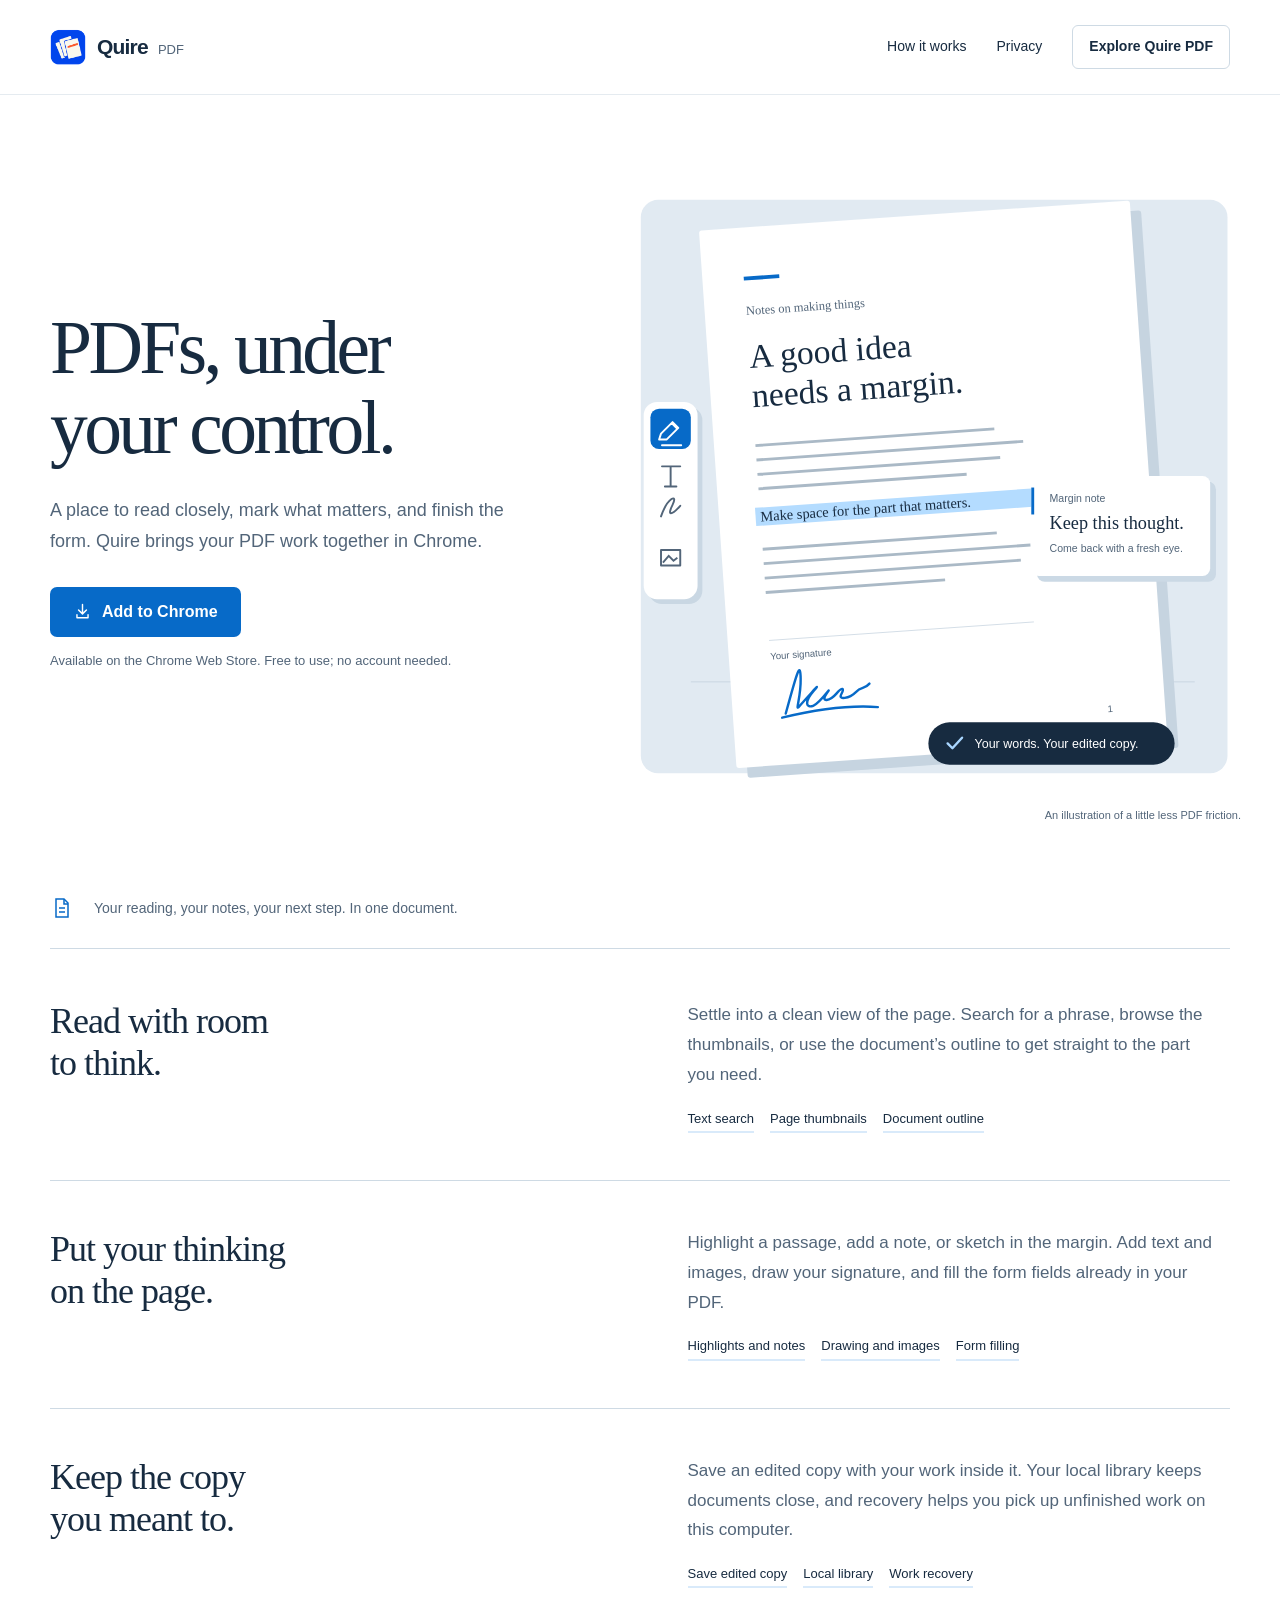
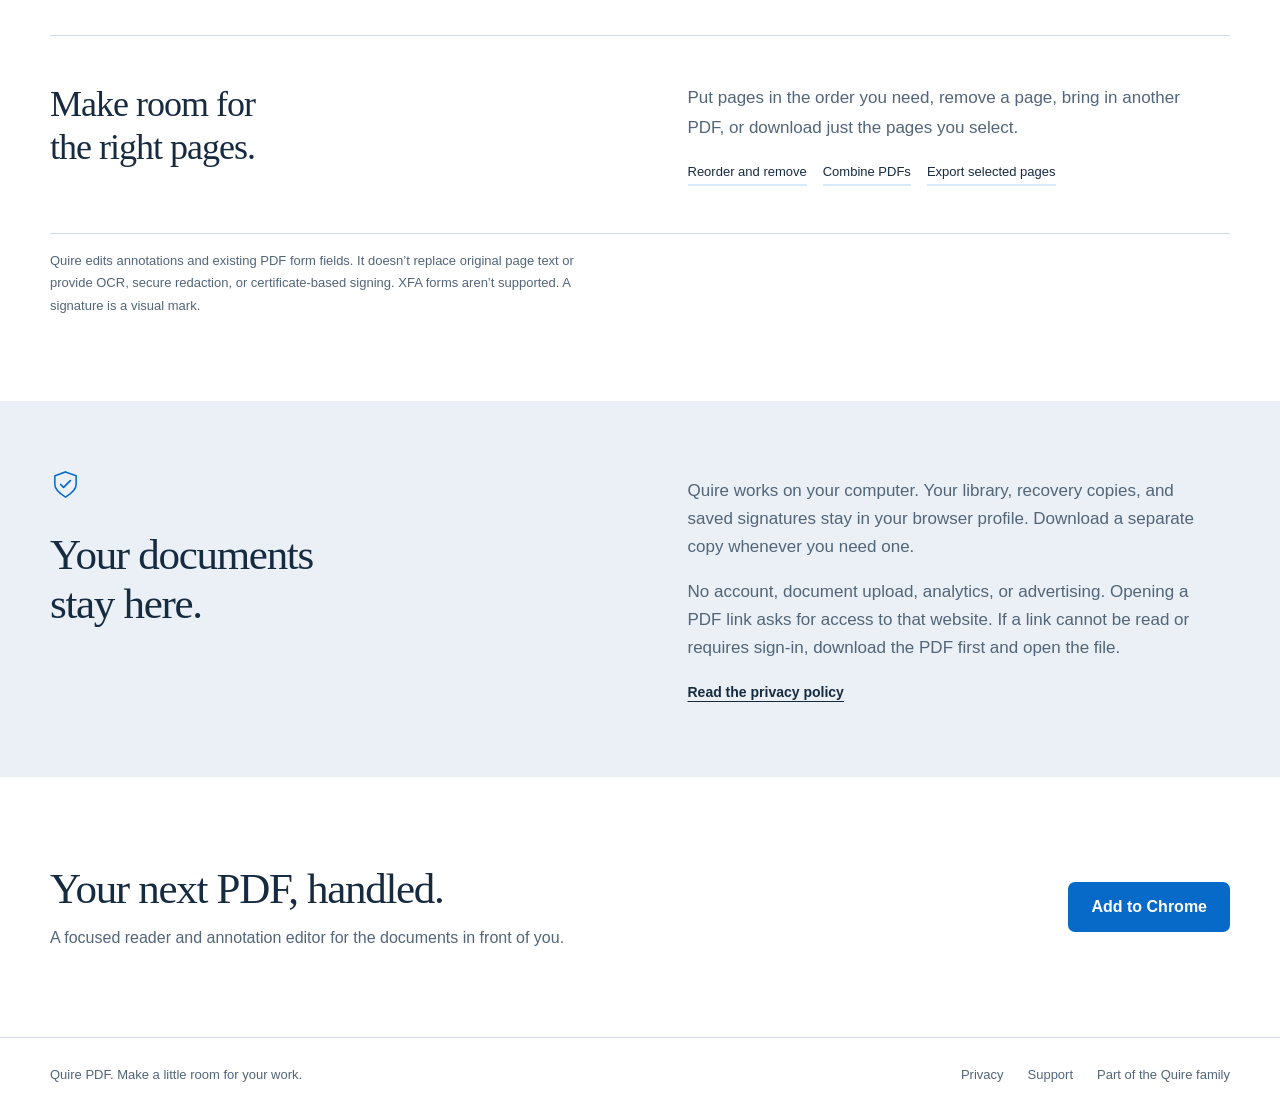
<file: index.html>
<!doctype html>
<html lang="en">
<head>
  <meta charset="utf-8">
  <meta name="viewport" content="width=device-width,initial-scale=1">
  <meta name="theme-color" content="#076ac8">
  <title>Quire PDF — Reader &amp; Editor</title>
  <meta name="description" content="A focused PDF reader, annotation and form editor for Chrome. Mark up documents, fill forms, remove or combine pages, and save a copy locally.">
  <meta property="og:type" content="website">
  <meta property="og:title" content="Quire PDF — PDFs, under your control">
  <meta property="og:description" content="Read, mark up, fill in and save. A focused PDF workspace that keeps your documents on your computer.">
  <meta property="og:image" content="https://dzoba.github.io/quire-pdf/img/social.png?v=20261012">
  <meta property="og:url" content="https://dzoba.github.io/quire-pdf/">
  <meta property="og:image:width" content="1200">
  <meta property="og:image:height" content="630">
  <meta name="twitter:card" content="summary_large_image">
  <link rel="icon" href="img/icon32.png?v=20261012" type="image/png">
  <link rel="stylesheet" href="style.css">
  <link rel="canonical" href="https://dzoba.github.io/quire-pdf/">
</head>
<body>
  <a class="skip" href="#main">Skip to content</a>
  <header class="header">
    <div class="wrap header-inner">
      <a class="brand" href="index.html" aria-label="Quire PDF home"><img src="img/icon128.png?v=20261012" alt="" width="36" height="36"><span>Quire <span>PDF</span></span></a>
      <nav class="nav" aria-label="Main navigation"><a href="#features">How it works</a><a href="privacy.html">Privacy</a><a class="small-action" href="#features">Explore Quire PDF</a></nav>
    </div>
  </header>
  <main id="main">
    <section class="wrap hero" aria-labelledby="hero-title">
      <div class="hero-copy">
        <h1 id="hero-title">PDFs, under<br>your control.</h1>
        <p class="lead">A place to read closely, mark what matters, and finish the form. Quire brings your PDF work together in Chrome.</p>
        <a class="action" href="https://chromewebstore.google.com/detail/iofhhdjmlnhmdmnoipmbkloakhakimbk"><svg viewBox="0 0 24 24" fill="none" aria-hidden="true"><path d="M12 3v12m-5-5 5 5 5-5M5 16v4h14v-4" stroke="currentColor" stroke-width="1.8" stroke-linecap="round" stroke-linejoin="round"/></svg>Add to Chrome</a>
        <span class="action-note">Available on the Chrome Web Store. Free to use; no account needed.</span>
      </div>
      <figure class="hero-art"><img src="img/document.svg" alt="Illustrated document with highlighted text, a margin note and a drawn signature" width="680" height="660"><figcaption>An illustration of a little less PDF friction.</figcaption></figure>
    </section>
    <div class="wrap intro-rule"><svg viewBox="0 0 24 24" fill="none" aria-hidden="true"><path d="M6 3h8l4 4v14H6V3Z" stroke="currentColor" stroke-width="1.5"/><path d="M14 3v5h4M9 12h6m-6 4h6" stroke="currentColor" stroke-width="1.5"/></svg><p>Your reading, your notes, your next step. In one document.</p></div>
    <section class="wrap workflow" id="features" aria-label="Working with PDFs in Quire">
      <div class="feature">
        <h2>Read with room<br>to think.</h2>
        <div><p>Settle into a clean view of the page. Search for a phrase, browse the thumbnails, or use the document’s outline to get straight to the part you need.</p><div class="feature-detail"><span>Text search</span><span>Page thumbnails</span><span>Document outline</span></div></div>
      </div>
      <div class="feature">
        <h2>Put your thinking<br>on the page.</h2>
        <div><p>Highlight a passage, add a note, or sketch in the margin. Add text and images, draw your signature, and fill the form fields already in your PDF.</p><div class="feature-detail"><span>Highlights and notes</span><span>Drawing and images</span><span>Form filling</span></div></div>
      </div>
      <div class="feature">
        <h2>Keep the copy<br>you meant to.</h2>
        <div><p>Save an edited copy with your work inside it. Your local library keeps documents close, and recovery helps you pick up unfinished work on this computer.</p><div class="feature-detail"><span>Save edited copy</span><span>Local library</span><span>Work recovery</span></div></div>
      </div>
      <div class="feature">
        <h2>Make room for<br>the right pages.</h2>
        <div><p>Put pages in the order you need, remove a page, bring in another PDF, or download just the pages you select.</p><div class="feature-detail"><span>Reorder and remove</span><span>Combine PDFs</span><span>Export selected pages</span></div></div>
      </div>
      <p class="scope-note">Quire edits annotations and existing PDF form fields. It doesn’t replace original page text or provide OCR, secure redaction, or certificate-based signing. XFA forms aren’t supported. A signature is a visual mark.</p>
    </section>
    <section class="privacy-band" aria-labelledby="privacy-title">
      <div class="wrap privacy-content">
        <div class="privacy-heading"><svg viewBox="0 0 32 32" fill="none" aria-hidden="true"><path d="M16 3 27 7v9c0 6-6 10-11 13C11 26 5 22 5 16V7L16 3Z" stroke="currentColor" stroke-width="1.6"/><path d="m11 16 3 3 7-7" stroke="currentColor" stroke-width="1.8" stroke-linecap="round" stroke-linejoin="round"/></svg><h2>Your documents<br>stay here.</h2></div>
        <div class="privacy-copy"><p>Quire works on your computer. Your library, recovery copies, and saved signatures stay in your browser profile. Download a separate copy whenever you need one.</p><p>No account, document upload, analytics, or advertising. Opening a PDF link asks for access to that website. If a link cannot be read or requires sign-in, download the PDF first and open the file.</p><a href="privacy.html">Read the privacy policy</a></div>
      </div>
    </section>
    <section class="wrap closing" id="install" aria-labelledby="install-title">
      <div><h2 id="install-title">Your next PDF, handled.</h2><p>A focused reader and annotation editor for the documents in front of you.</p></div>
      <a class="action" href="https://chromewebstore.google.com/detail/iofhhdjmlnhmdmnoipmbkloakhakimbk">Add to Chrome</a>
    </section>
  </main>
  <footer class="footer"><div class="wrap footer-inner"><p>Quire PDF. Make a little room for your work.</p><nav aria-label="Footer"><a href="privacy.html">Privacy</a><a href="https://github.com/dzoba/quire-pdf/issues">Support</a><a href="https://quireapps.com/">Part of the Quire family</a></nav></div></footer>
</body>
</html>
</file>
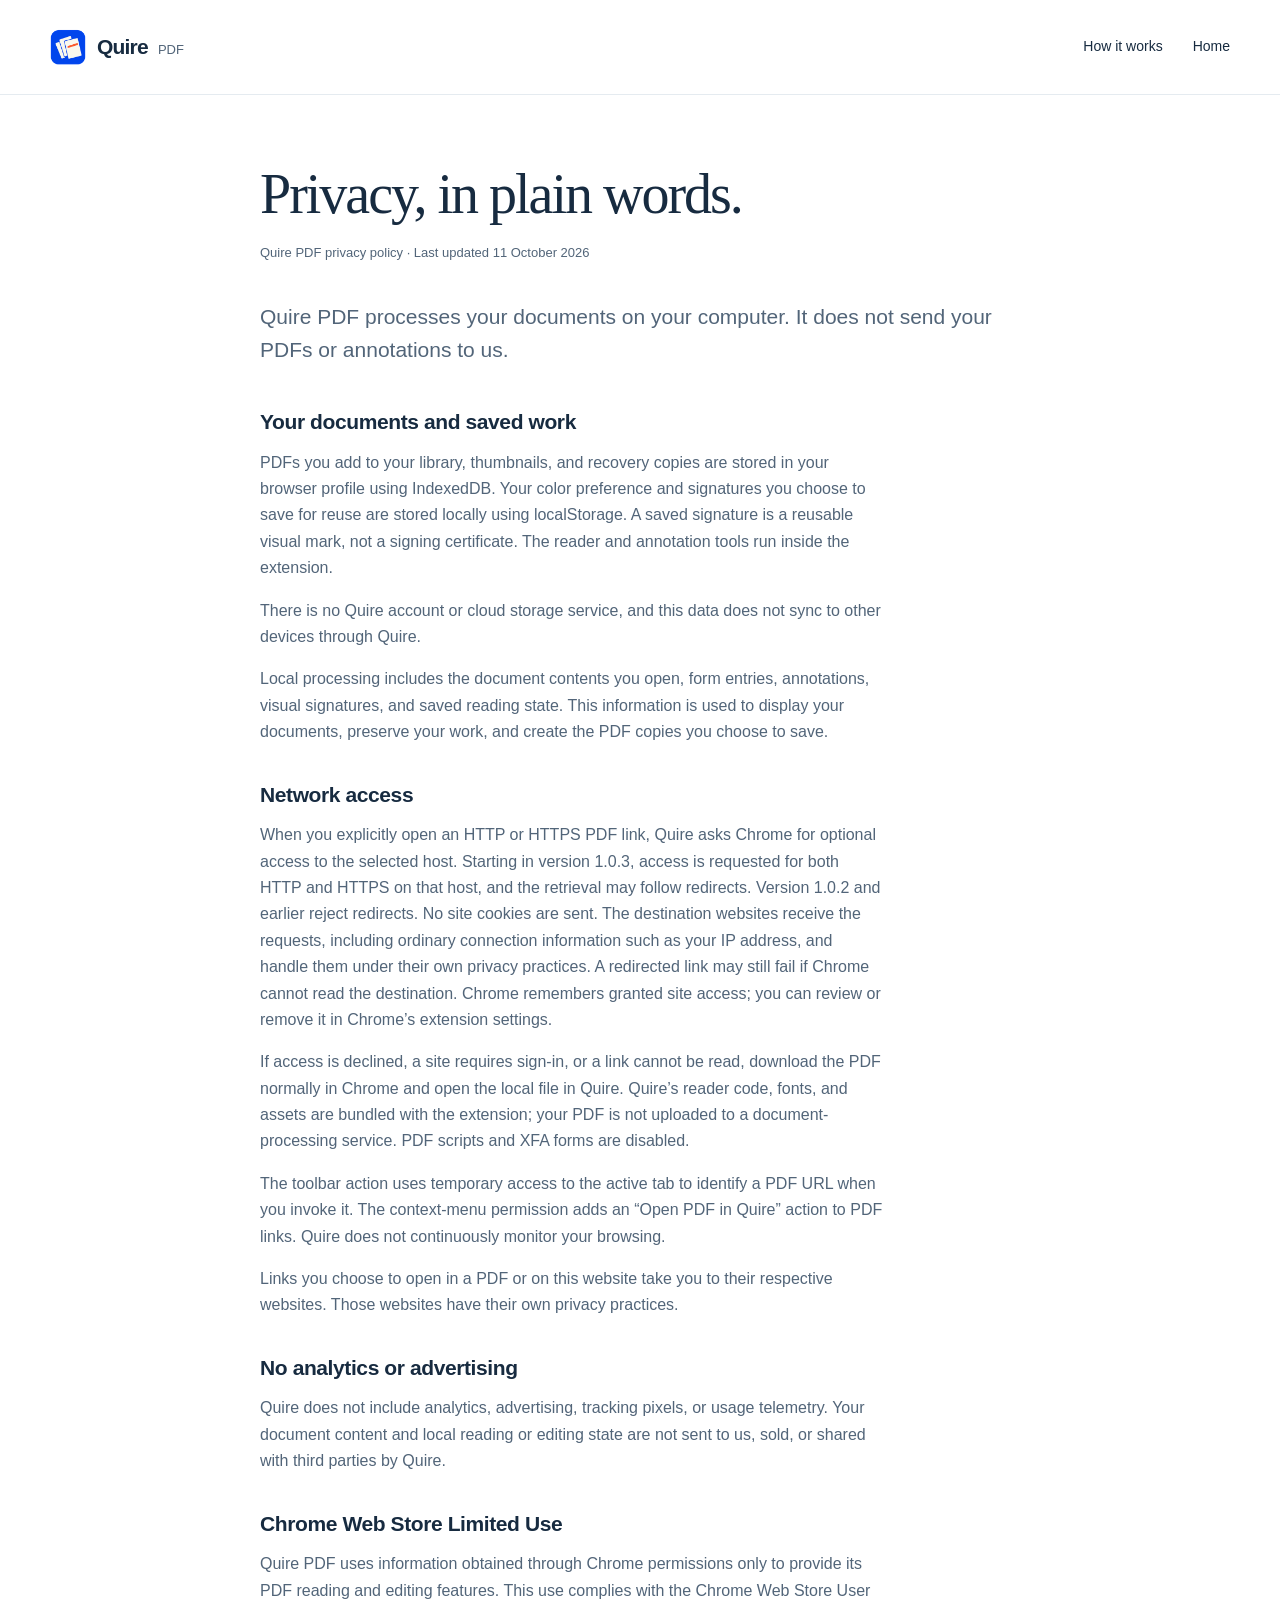
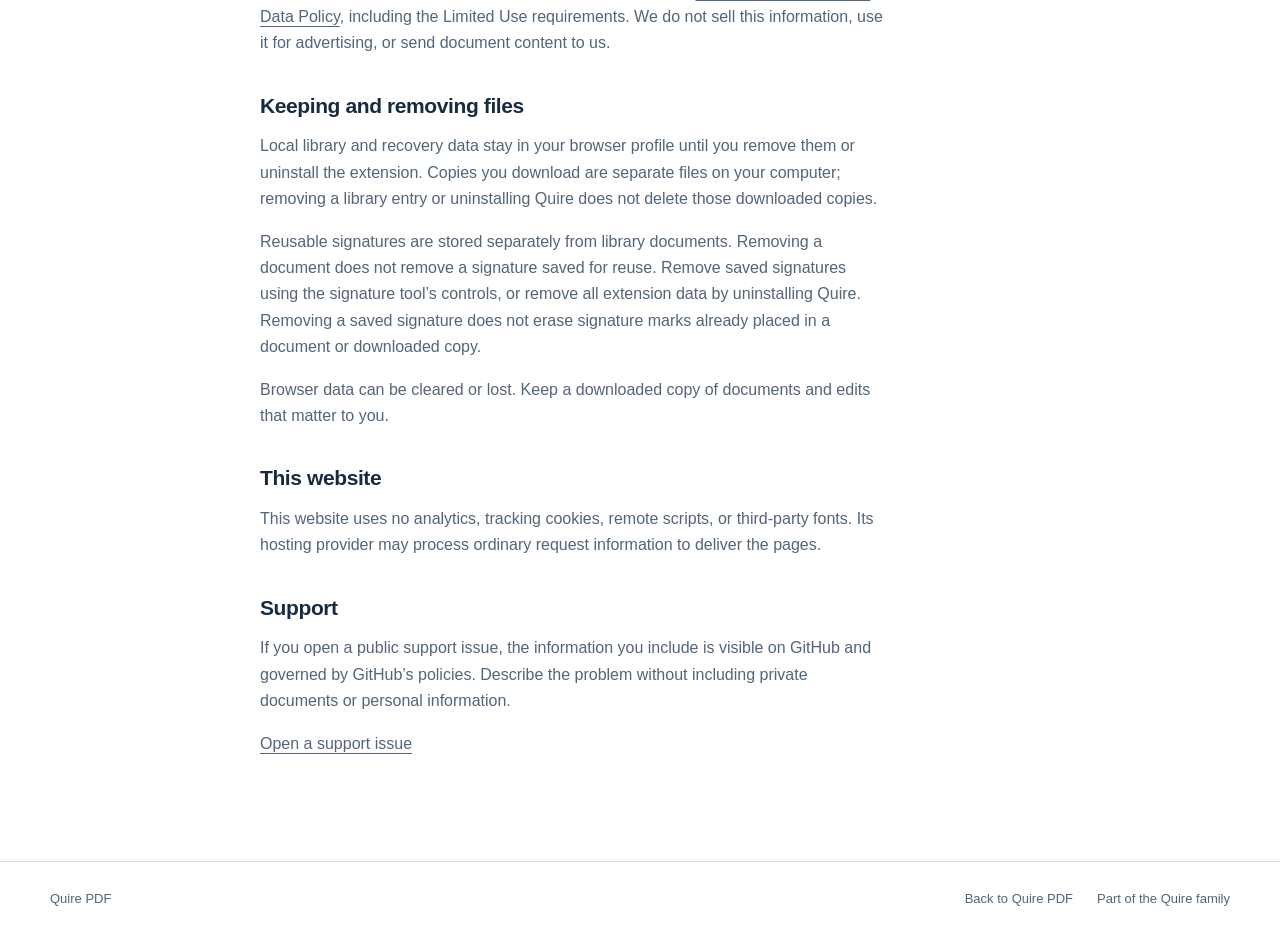
<file: privacy.html>
<!doctype html>
<html lang="en">
<head>
  <meta charset="utf-8">
  <meta name="viewport" content="width=device-width,initial-scale=1">
  <meta name="theme-color" content="#076ac8">
  <title>Privacy policy — Quire PDF</title>
  <meta name="description" content="How Quire PDF handles documents, local storage and network access.">
  <link rel="icon" href="img/icon32.png?v=20261012" type="image/png">
  <link rel="stylesheet" href="style.css">
</head>
<body>
  <a class="skip" href="#main">Skip to content</a>
  <header class="header"><div class="wrap header-inner"><a class="brand" href="index.html" aria-label="Quire PDF home"><img src="img/icon128.png?v=20261012" alt="" width="36" height="36"><span>Quire <span>PDF</span></span></a><nav class="nav" aria-label="Main navigation"><a href="index.html#features">How it works</a><a href="index.html">Home</a></nav></div></header>
  <main id="main" class="wrap legal">
    <h1>Privacy, in plain words.</h1>
    <p class="updated">Quire PDF privacy policy · Last updated 11 October 2026</p>
    <p class="summary">Quire PDF processes your documents on your computer. It does not send your PDFs or annotations to us.</p>
    <h2>Your documents and saved work</h2>
    <p>PDFs you add to your library, thumbnails, and recovery copies are stored in your browser profile using IndexedDB. Your color preference and signatures you choose to save for reuse are stored locally using localStorage. A saved signature is a reusable visual mark, not a signing certificate. The reader and annotation tools run inside the extension.</p>
    <p>There is no Quire account or cloud storage service, and this data does not sync to other devices through Quire.</p>
    <p>Local processing includes the document contents you open, form entries, annotations, visual signatures, and saved reading state. This information is used to display your documents, preserve your work, and create the PDF copies you choose to save.</p>
    <h2>Network access</h2>
    <p>When you explicitly open an HTTP or HTTPS PDF link, Quire asks Chrome for optional access to the selected host. Starting in version 1.0.3, access is requested for both HTTP and HTTPS on that host, and the retrieval may follow redirects. Version 1.0.2 and earlier reject redirects. No site cookies are sent. The destination websites receive the requests, including ordinary connection information such as your IP address, and handle them under their own privacy practices. A redirected link may still fail if Chrome cannot read the destination. Chrome remembers granted site access; you can review or remove it in Chrome’s extension settings.</p>
    <p>If access is declined, a site requires sign-in, or a link cannot be read, download the PDF normally in Chrome and open the local file in Quire. Quire’s reader code, fonts, and assets are bundled with the extension; your PDF is not uploaded to a document-processing service. PDF scripts and XFA forms are disabled.</p>
    <p>The toolbar action uses temporary access to the active tab to identify a PDF URL when you invoke it. The context-menu permission adds an “Open PDF in Quire” action to PDF links. Quire does not continuously monitor your browsing.</p>
    <p>Links you choose to open in a PDF or on this website take you to their respective websites. Those websites have their own privacy practices.</p>
    <h2>No analytics or advertising</h2>
    <p>Quire does not include analytics, advertising, tracking pixels, or usage telemetry. Your document content and local reading or editing state are not sent to us, sold, or shared with third parties by Quire.</p>
    <h2>Chrome Web Store Limited Use</h2>
    <p>Quire PDF uses information obtained through Chrome permissions only to provide its PDF reading and editing features. This use complies with the <a href="https://developer.chrome.com/docs/webstore/program-policies/user-data">Chrome Web Store User Data Policy</a>, including the Limited Use requirements. We do not sell this information, use it for advertising, or send document content to us.</p>
    <h2>Keeping and removing files</h2>
    <p>Local library and recovery data stay in your browser profile until you remove them or uninstall the extension. Copies you download are separate files on your computer; removing a library entry or uninstalling Quire does not delete those downloaded copies.</p>
    <p>Reusable signatures are stored separately from library documents. Removing a document does not remove a signature saved for reuse. Remove saved signatures using the signature tool’s controls, or remove all extension data by uninstalling Quire. Removing a saved signature does not erase signature marks already placed in a document or downloaded copy.</p>
    <p>Browser data can be cleared or lost. Keep a downloaded copy of documents and edits that matter to you.</p>
    <h2>This website</h2>
    <p>This website uses no analytics, tracking cookies, remote scripts, or third-party fonts. Its hosting provider may process ordinary request information to deliver the pages.</p>
    <h2>Support</h2>
    <p>If you open a public support issue, the information you include is visible on GitHub and governed by GitHub’s policies. Describe the problem without including private documents or personal information.</p>
    <p class="policy-link"><a href="https://github.com/dzoba/quire-pdf/issues">Open a support issue</a></p>
  </main>
  <footer class="footer"><div class="wrap footer-inner"><p>Quire PDF</p><nav aria-label="Footer"><a href="index.html">Back to Quire PDF</a><a href="https://quireapps.com/">Part of the Quire family</a></nav></div></footer>
</body>
</html>
</file>
<file: style.css>
:root{color-scheme:light;--paper:#fff;--bench:#eaf0f5;--ink:#172b40;--muted:#526579;--blue:#076ac8;--line:#cedae4;--sans:-apple-system,BlinkMacSystemFont,"Segoe UI",Arial,sans-serif;--serif:Georgia,"Times New Roman",serif}
*{box-sizing:border-box}
html{scroll-behavior:smooth;scroll-padding-top:100px}
body{margin:0;background:var(--paper);color:var(--ink);font-family:var(--sans);font-size:16px;line-height:1.65;-webkit-font-smoothing:antialiased}
a{color:inherit;text-underline-offset:4px}
a:hover{color:var(--blue)}
a:focus-visible{outline:3px solid var(--blue);outline-offset:5px;border-radius:3px}
img{display:block;max-width:100%;height:auto}
button,a{-webkit-tap-highlight-color:transparent}
.wrap{width:min(1180px,calc(100% - 80px));margin-inline:auto}
.skip{position:absolute;z-index:20;top:-80px;left:24px;padding:12px 18px;background:var(--ink);color:#fff}
.skip:focus{top:12px}
.header{border-bottom:1px solid #e5ebf0;background:#fff}
.header-inner{display:flex;align-items:center;justify-content:space-between;min-height:94px;gap:30px}
.brand{display:inline-flex;align-items:center;gap:11px;text-decoration:none;font-size:21px;font-weight:650;letter-spacing:-.8px;white-space:nowrap}
.brand img{width:36px;height:36px}
.brand span span{font-size:13px;font-weight:500;letter-spacing:0;margin-left:5px;color:var(--muted)}
.nav{display:flex;align-items:center;gap:30px;font-size:14px}
.nav a{text-decoration:none}
.nav .small-action{border:1px solid var(--line);border-radius:6px;padding:9px 16px;font-weight:600}
.hero{display:grid;grid-template-columns:.94fr 1.06fr;align-items:center;gap:30px;padding-block:76px 72px}
.hero-copy{padding-bottom:16px}
h1,h2,h3,p{margin-top:0}
h1{font-family:var(--serif);font-weight:400;font-size:clamp(54px,5.9vw,78px);line-height:1.06;letter-spacing:-3.6px;margin-bottom:27px}
.hero .lead{font-size:18px;line-height:1.7;max-width:27em;color:var(--muted);margin-bottom:30px}
.action{display:inline-flex;align-items:center;justify-content:center;gap:10px;border-radius:7px;background:var(--blue);color:#fff;text-decoration:none;padding:13px 23px;font-weight:600;line-height:1.5}
.action:hover{background:#0058a9;color:#fff}
.action svg{width:19px;height:19px;flex-shrink:0}
.action-note{display:block;margin:13px 0 0;color:var(--muted);font-size:13px}
.hero-art{margin:0 -35px 0 -10px}
.hero-art img{width:100%}
.hero-art figcaption{padding-right:24px;text-align:right;font-size:11px;color:var(--muted)}
.intro-rule{display:flex;gap:20px;align-items:center;font-size:14px;color:var(--muted);padding-bottom:28px;border-bottom:1px solid var(--line)}
.intro-rule p{margin:0}
.intro-rule svg{width:24px;height:24px;color:var(--blue);flex:0 0 auto}
.workflow{padding-top:4px;padding-bottom:84px}
.feature{display:grid;grid-template-columns:1fr 1fr;gap:95px;align-items:start;padding-block:47px;border-bottom:1px solid var(--line)}
.feature:last-child{border-bottom:0}
.feature h2{font-family:var(--serif);font-weight:400;font-size:36px;line-height:1.17;letter-spacing:-1px;max-width:13em;margin:0}
.feature p{font-size:17px;line-height:1.75;color:var(--muted);max-width:31em;margin:0}
.feature-detail{display:flex;flex-wrap:wrap;gap:8px 16px;font-size:13px;color:var(--ink);margin-top:18px}
.feature-detail span{padding-bottom:2px;border-bottom:2px solid #d9eafa}
.scope-note{max-width:76ch;font-size:13px;color:var(--muted);margin:16px 0 0;line-height:1.7}
.privacy-band{background:var(--bench)}
.privacy-content{display:grid;grid-template-columns:1fr 1fr;gap:95px;padding-block:68px 72px}
.privacy-heading svg{width:31px;height:31px;color:var(--blue);margin-bottom:22px}
.privacy-heading h2{font-family:var(--serif);font-size:43px;font-weight:400;line-height:1.15;letter-spacing:-1.3px;max-width:11em;margin:0}
.privacy-copy{padding-top:8px}
.privacy-copy p{max-width:31em;color:var(--muted);font-size:17px}
.privacy-copy a{font-size:14px;font-weight:600}
.closing{display:flex;justify-content:space-between;align-items:center;gap:40px;padding-block:86px}
.closing h2{font-family:var(--serif);font-size:43px;font-weight:400;line-height:1.2;letter-spacing:-1.3px;margin-bottom:10px}
.closing p{color:var(--muted);margin:0;max-width:34em}
.closing .action{white-space:nowrap;flex-shrink:0}
.footer{border-top:1px solid var(--line);padding-block:26px 30px;color:var(--muted);font-size:13px}
.footer-inner{display:flex;justify-content:space-between;align-items:center;gap:24px}
.footer p{margin:0}
.footer nav{display:flex;gap:24px}
.footer a{text-decoration:none}
.legal{max-width:760px;padding-block:70px 88px;margin-inline:auto}
.legal h1{font-size:56px;letter-spacing:-2px;margin-bottom:18px}
.legal .updated{font-size:13px;color:var(--muted);margin-bottom:36px}
.legal .summary{font-size:21px;line-height:1.6;margin-bottom:38px}
.legal h2{font-size:21px;letter-spacing:-.4px;margin:32px 0 10px}
.legal p,.legal li{color:var(--muted);max-width:70ch}
.legal ul{padding-left:22px}
.legal li+li{margin-top:9px}
.legal strong{color:var(--ink)}
.legal .policy-link{overflow-wrap:anywhere}
@media(min-width:1500px){.hero-art{margin-right:-55px}}
@media(max-width:950px){.wrap{width:calc(100% - 48px)}.hero{gap:12px;padding-block:55px}.hero-art{margin-right:-16px}.hero .lead{font-size:17px}.feature,.privacy-content{gap:45px}.feature h2{font-size:32px}.privacy-heading h2,.closing h2{font-size:37px}.legal{max-width:700px}}
@media(max-width:680px){.wrap{width:calc(100% - 40px)}.header-inner{min-height:76px;gap:14px}.brand{font-size:20px}.brand img{width:32px;height:32px}.nav{gap:18px;font-size:13px}.nav .small-action{display:none}.hero{grid-template-columns:1fr;padding-block:47px 35px;gap:14px}.hero-copy{padding:0}h1{font-size:58px;letter-spacing:-2.8px;max-width:8em}.hero .lead{max-width:32em}.hero-art{margin:3px -12px 0}.hero-art img{max-height:490px;object-fit:contain}.hero-art figcaption{padding-right:9px}.intro-rule{align-items:flex-start;padding-bottom:25px}.workflow{padding-bottom:39px}.feature{grid-template-columns:1fr;gap:19px;padding-block:32px}.feature h2{font-size:33px;max-width:17em}.feature p{font-size:16px}.privacy-content{grid-template-columns:1fr;gap:25px;padding-block:43px 48px}.privacy-heading svg{margin-bottom:16px}.privacy-heading h2{max-width:12em;font-size:38px}.privacy-copy{padding:0}.privacy-copy p{font-size:16px}.closing{align-items:flex-start;flex-direction:column;gap:24px;padding-block:48px}.closing h2{font-size:37px}.closing p{font-size:15px}.footer-inner{align-items:flex-start;flex-direction:column;gap:14px}.footer nav{gap:20px}.legal{padding-block:45px 64px}.legal h1{font-size:45px}.legal .summary{font-size:19px}}
@media(max-width:370px){h1{font-size:51px}.brand span span{display:none}.nav{gap:14px}.feature h2{font-size:30px}}
@media(prefers-reduced-motion:reduce){html{scroll-behavior:auto}}
</file>
